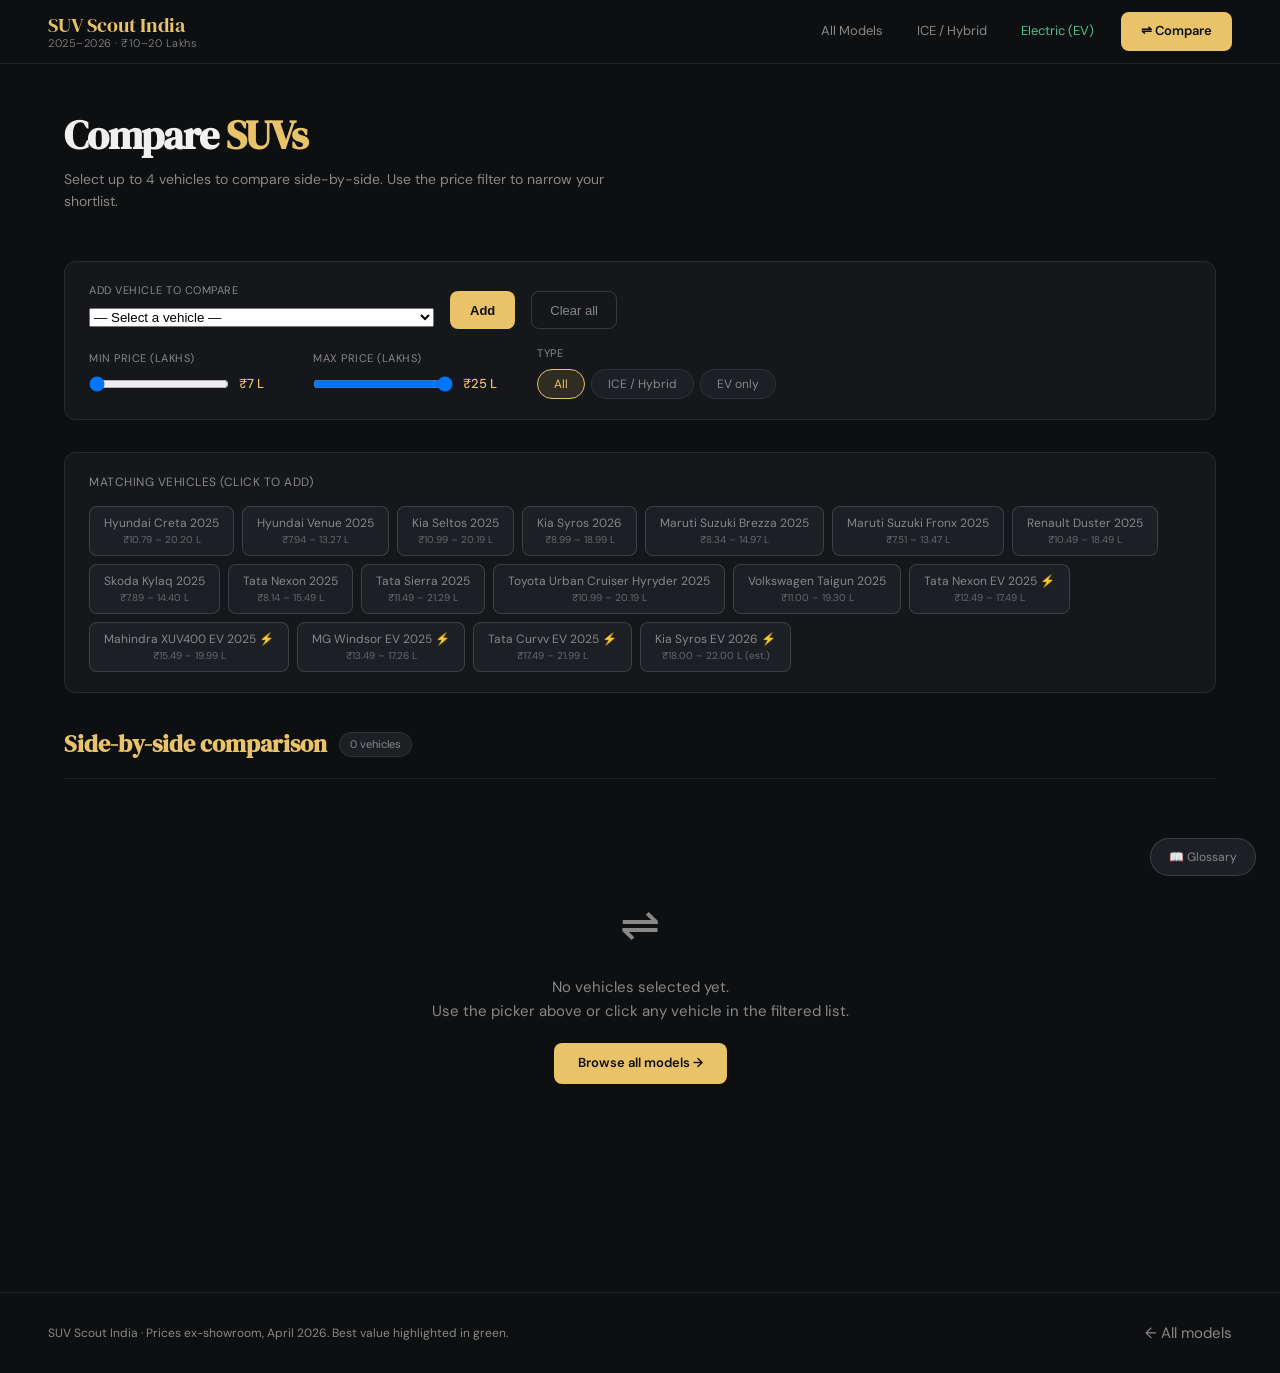
<file: compare.html>
<!DOCTYPE html>
<html lang="en">
<head>
<meta charset="UTF-8">
<meta name="viewport" content="width=device-width, initial-scale=1.0">
<title>Compare SUVs | SUV Scout India</title>
<link rel="stylesheet" href="styles.css">
</head>
<body class="compare-page">

<nav>
  <a class="nav-logo" href="index.html">SUV Scout India<small>2025–2026 · ₹10–20 Lakhs</small></a>
  <div class="nav-links">
    <a class="nav-link" href="index.html">All Models</a>
    <a class="nav-link" href="ice.html">ICE / Hybrid</a>
    <a class="nav-link ev" href="ev.html">Electric (EV)</a>
    <a class="nav-compare-btn active" href="compare.html">⇌ Compare</a>
  </div>
</nav>

<main class="page-wrap">
  <div class="page-hero">
    <h1>Compare <span>SUVs</span></h1>
    <p>Select up to 4 vehicles to compare side-by-side. Use the price filter to narrow your shortlist.</p>
  </div>

  <!-- Add vehicle + price filter toolbar -->
  <div style="background:var(--bg2);border:1px solid var(--border);border-radius:var(--radius);padding:20px 24px;margin-bottom:32px">
    <div style="display:flex;gap:16px;flex-wrap:wrap;align-items:flex-end;margin-bottom:16px">
      <div>
        <label style="font-size:11px;color:var(--muted);display:block;margin-bottom:6px;text-transform:uppercase;letter-spacing:0.5px">Add vehicle to compare</label>
        <select id="car-picker" style="min-width:280px">
          <option value="">— Select a vehicle —</option>
        </select>
      </div>
      <button onclick="addFromPicker()" style="background:var(--accent);color:#0e0f11;border:none;padding:10px 20px;border-radius:var(--radius-sm);font-size:13px;font-weight:600;cursor:pointer;height:38px">Add</button>
      <button onclick="clearAll()" style="background:none;border:1px solid var(--border2);color:var(--muted);padding:9px 18px;border-radius:var(--radius-sm);font-size:13px;cursor:pointer;height:38px">Clear all</button>
    </div>

    <!-- Price filter -->
    <div style="display:flex;gap:24px;flex-wrap:wrap;align-items:center">
      <div>
        <label style="font-size:11px;color:var(--muted);display:block;margin-bottom:6px;text-transform:uppercase;letter-spacing:0.5px">Min price (lakhs)</label>
        <div style="display:flex;align-items:center;gap:10px">
          <input type="range" id="price-min" min="7" max="22" step="0.5" value="7" oninput="applyPriceFilter()" style="width:140px">
          <span id="price-min-val" style="font-size:13px;color:var(--accent);font-weight:500;min-width:50px">₹7 L</span>
        </div>
      </div>
      <div>
        <label style="font-size:11px;color:var(--muted);display:block;margin-bottom:6px;text-transform:uppercase;letter-spacing:0.5px">Max price (lakhs)</label>
        <div style="display:flex;align-items:center;gap:10px">
          <input type="range" id="price-max" min="7" max="25" step="0.5" value="25" oninput="applyPriceFilter()" style="width:140px">
          <span id="price-max-val" style="font-size:13px;color:var(--accent);font-weight:500;min-width:50px">₹25 L</span>
        </div>
      </div>
      <div>
        <label style="font-size:11px;color:var(--muted);display:block;margin-bottom:6px;text-transform:uppercase;letter-spacing:0.5px">Type</label>
        <div style="display:flex;gap:6px">
          <button class="filter-btn active" id="ft-all" onclick="setFuelFilter('all',this)">All</button>
          <button class="filter-btn" id="ft-ice" onclick="setFuelFilter('ice',this)">ICE / Hybrid</button>
          <button class="filter-btn" id="ft-ev" onclick="setFuelFilter('ev',this)">EV only</button>
        </div>
      </div>
    </div>
  </div>

  <!-- Filtered vehicle list for adding -->
  <div id="filtered-list" style="display:none;background:var(--bg2);border:1px solid var(--border);border-radius:var(--radius);padding:20px 24px;margin-bottom:32px">
    <div style="font-size:12px;color:var(--muted);margin-bottom:14px;text-transform:uppercase;letter-spacing:0.5px">Matching vehicles (click to add)</div>
    <div id="filtered-cards" style="display:flex;flex-wrap:wrap;gap:8px"></div>
  </div>

  <!-- Comparison table -->
  <div class="section-hd">
    <h2>Side-by-side comparison</h2>
    <span class="badge" id="cmp-badge">0 vehicles</span>
  </div>

  <div id="compare-area">
    <div class="empty-compare">
      <div class="icon">⇌</div>
      <p>No vehicles selected yet.<br>Use the picker above or browse from the list pages.</p>
      <a class="go-browse" href="index.html">Browse all models →</a>
    </div>
  </div>
</main>

<div class="glossary-btn-wrap">
  <button class="glossary-btn" onclick="document.getElementById('gl-modal').classList.add('open')">📖 Glossary</button>
</div>
<div class="glossary-modal" id="gl-modal" onclick="if(event.target===this)this.classList.remove('open')">
  <div class="glossary-inner">
    <h3>Jargon Explained <button class="gl-close" onclick="document.getElementById('gl-modal').classList.remove('open')">✕</button></h3>
    <div id="gl-content"></div>
  </div>
</div>

<footer>
  <p>SUV Scout India · Prices ex-showroom, April 2026. Best value highlighted in green.</p>
  <a href="index.html">← All models</a>
</footer>

<script src="data.js"></script>
<script>
const ALL_CARS = [...ICE_CARS, ...EV_CARS];
let compareCars = [];
let fuelFilter = 'all';

function priceNum(str) {
  const m = String(str).match(/[\d.]+/);
  return m ? parseFloat(m[0]) : 999;
}

// Populate picker
function populatePicker(cars) {
  const pk = document.getElementById('car-picker');
  pk.innerHTML = '<option value="">— Select a vehicle —</option>';
  cars.forEach(c => {
    const opt = document.createElement('option');
    opt.value = c.id;
    opt.textContent = `${c.brand} ${c.name} ${c.year} (${c.priceRange})`;
    pk.appendChild(opt);
  });
}

function getFilteredCars() {
  const minP = parseFloat(document.getElementById('price-min').value);
  const maxP = parseFloat(document.getElementById('price-max').value);
  return ALL_CARS.filter(c => {
    const p = priceNum(c.priceRange);
    const inRange = p >= minP && p <= maxP;
    const matchFuel = fuelFilter === 'all' ||
      (fuelFilter === 'ev' && c.fuel.includes('electric')) ||
      (fuelFilter === 'ice' && !c.fuel.includes('electric'));
    return inRange && matchFuel;
  });
}

function applyPriceFilter() {
  const minP = parseFloat(document.getElementById('price-min').value);
  const maxP = parseFloat(document.getElementById('price-max').value);
  document.getElementById('price-min-val').textContent = `₹${minP} L`;
  document.getElementById('price-max-val').textContent = `₹${maxP} L`;
  const filtered = getFilteredCars();
  populatePicker(filtered);
  renderFilteredCards(filtered);
}

function setFuelFilter(type, btn) {
  fuelFilter = type;
  document.querySelectorAll('.filter-btn').forEach(b => b.classList.remove('active'));
  btn.classList.add('active');
  applyPriceFilter();
}

function renderFilteredCards(cars) {
  const wrap = document.getElementById('filtered-list');
  const cont = document.getElementById('filtered-cards');
  if (!cars.length) { wrap.style.display = 'none'; return; }
  wrap.style.display = 'block';
  cont.innerHTML = cars.map(c => {
    const already = compareCars.some(x => x.id === c.id);
    const isEV = c.fuel.includes('electric');
    return `<button onclick="addCar('${c.id}')" style="
      padding:8px 14px;border-radius:var(--radius-sm);font-size:12px;cursor:pointer;
      font-family:'DM Sans',sans-serif;
      background:${already ? (isEV ? 'var(--ev-dim)' : 'var(--accent-dim)') : 'var(--bg3)'};
      border:1px solid ${already ? (isEV ? 'var(--ev)' : 'var(--accent)') : 'var(--border2)'};
      color:${already ? (isEV ? 'var(--ev)' : 'var(--accent)') : 'var(--muted)'};
    ">${c.brand} ${c.name} ${c.year}${isEV?' ⚡':''}<br><small style="opacity:0.7">${c.priceRange}</small></button>`;
  }).join('');
}

function addFromPicker() {
  const pk = document.getElementById('car-picker');
  if (pk.value) addCar(pk.value);
}

function addCar(id) {
  if (compareCars.some(c => c.id === id)) return;
  if (compareCars.length >= 4) { alert('Maximum 4 vehicles for comparison.'); return; }
  const car = ALL_CARS.find(c => c.id === id);
  if (car) { compareCars.push(car); renderTable(); applyPriceFilter(); }
}

function removeCar(id) {
  compareCars = compareCars.filter(c => c.id !== id);
  renderTable();
  applyPriceFilter();
}

function clearAll() {
  compareCars = [];
  renderTable();
  applyPriceFilter();
}

function renderTable() {
  const area = document.getElementById('compare-area');
  document.getElementById('cmp-badge').textContent = compareCars.length + ' vehicles';

  if (!compareCars.length) {
    area.innerHTML = `
      <div class="empty-compare">
        <div class="icon">⇌</div>
        <p>No vehicles selected yet.<br>Use the picker above or click any vehicle in the filtered list.</p>
        <a class="go-browse" href="index.html">Browse all models →</a>
      </div>`;
    return;
  }

  const rows = [
    { label: 'Brand', fn: c => c.brand },
    { label: 'Model', fn: c => `<a href="vehicle-${c.id}.html" style="color:var(--accent);text-decoration:none">${c.name} ${c.year} ↗</a>` },
    { label: 'Type', fn: c => c.fuel.includes('electric') ? '<span style="color:var(--ev)">Electric EV</span>' : 'ICE / Hybrid' },
    { label: 'Price range', fn: c => `<strong style="color:var(--accent)">${c.priceRange}</strong>` },
    { label: 'Base variant', fn: c => c.variants[0].name },
    { label: 'Base price', fn: c => c.variants[0].price, best: 'min' },
    { label: 'Top variant', fn: c => c.variants[c.variants.length-1].name },
    { label: 'Top price', fn: c => c.variants[c.variants.length-1].price },
    { label: 'Engine / Motor', fn: c => c.fuel.includes('electric') ? c.variants[0].specs.Motor : c.variants[0].specs.Engine },
    { label: 'Mileage / Range', fn: c => c.fuel.includes('electric') ? c.variants[0].specs.Range : c.variants[0].specs.Mileage, best: 'max' },
    { label: 'Boot space', fn: c => c.variants[0].specs['Boot Space'], best: 'max' },
    { label: 'Ground clearance', fn: c => c.fuel.includes('electric') ? '—' : (c.variants[0].specs['Ground Clearance'] || '—'), best: 'max' },
    { label: 'Airbags (base)', fn: c => c.variants[0].specs.Airbags, best: 'max' },
    { label: 'Touchscreen', fn: c => c.variants[0].specs.Touchscreen },
    { label: 'Warranty', fn: c => c.variants[0].specs.Warranty },
    { label: 'Colors', fn: c => c.colors.map(col=>`<span style="display:inline-block;width:14px;height:14px;border-radius:50%;background:${col.hex};border:1px solid rgba(255,255,255,0.2);margin-right:3px;vertical-align:middle" title="${col.name}"></span>`).join('') },
  ];

  function extractNum(str) {
    const m = String(str || '').match(/[\d.]+/);
    return m ? parseFloat(m[0]) : null;
  }

  const thead = `<tr>
    <th>Feature</th>
    ${compareCars.map(c => `<th>${c.brand} ${c.name} ${c.year}
      <button class="remove-col-btn" onclick="removeCar('${c.id}')" title="Remove">✕</button>
    </th>`).join('')}
  </tr>`;

  const tbody = rows.map(row => {
    const vals = compareCars.map(c => row.fn(c));
    let bestIdx = -1;
    if (row.best) {
      const nums = vals.map(v => extractNum(v));
      if (nums.some(n => n !== null)) {
        bestIdx = row.best === 'max'
          ? nums.indexOf(Math.max(...nums.filter(n => n !== null)))
          : nums.indexOf(Math.min(...nums.filter(n => n !== null)));
      }
    }
    return `<tr>
      <td>${row.label}</td>
      ${vals.map((v,i) => `<td${i===bestIdx?' class="cmp-best"':''}>${v}</td>`).join('')}
    </tr>`;
  }).join('');

  area.innerHTML = `
    <div class="compare-table-outer">
      <table class="cmp-table">
        <thead>${thead}</thead>
        <tbody>${tbody}</tbody>
      </table>
    </div>
    <p style="font-size:11px;color:var(--muted);margin-top:8px">
      <span style="color:var(--ev);font-weight:600">Green values</span> indicate the best figure in each row. Mileage/range and boot space: higher is better. Base price: lower is better.
    </p>`;
}

// Init from URL params
const urlIds = new URLSearchParams(location.search).get('ids');
if (urlIds) {
  urlIds.split(',').forEach(id => {
    const car = ALL_CARS.find(c => c.id === id.trim());
    if (car && compareCars.length < 4) compareCars.push(car);
  });
}

populatePicker(ALL_CARS);
renderTable();
document.getElementById('gl-content').innerHTML = renderGlossary();
applyPriceFilter();
</script>
</body>
</html>
</file>
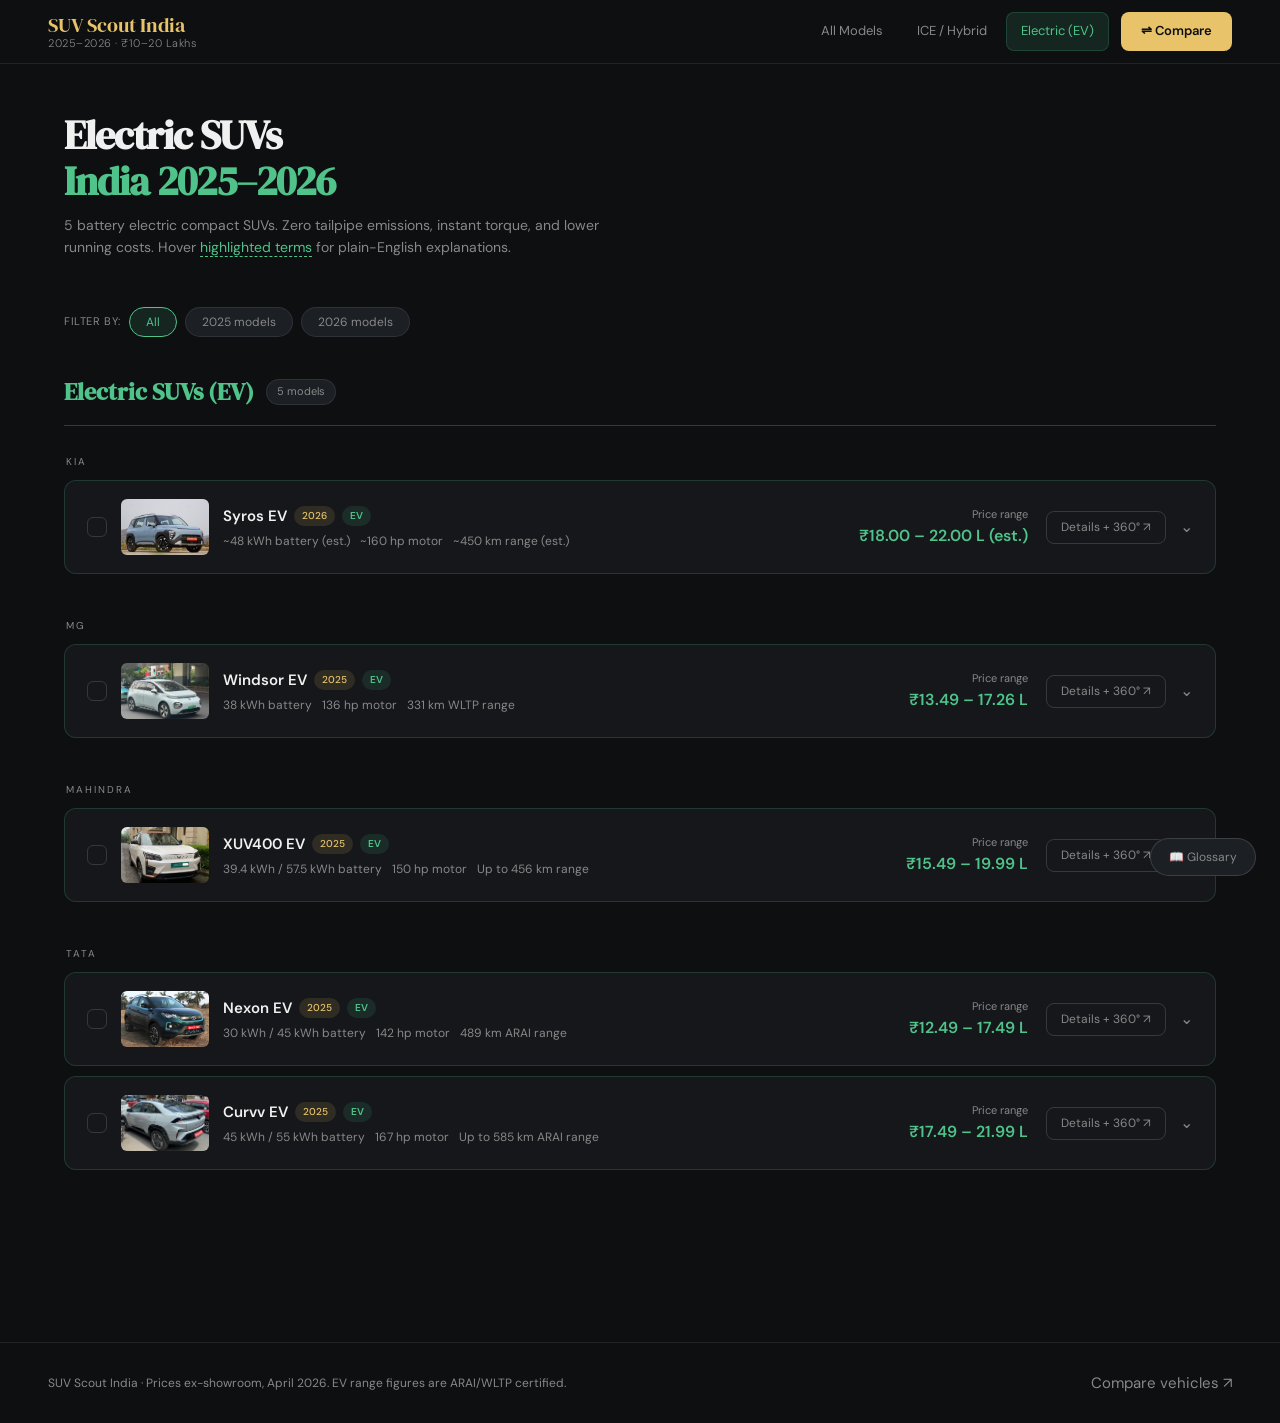
<file: ev.html>
<!DOCTYPE html>
<html lang="en">
<head>
<meta charset="UTF-8">
<meta name="viewport" content="width=device-width, initial-scale=1.0">
<title>Electric SUVs India 2025–2026 | SUV Scout</title>
<link rel="stylesheet" href="styles.css">
</head>
<body class="ev-page">

<nav>
  <a class="nav-logo" href="index.html">SUV Scout India<small>2025–2026 · ₹10–20 Lakhs</small></a>
  <div class="nav-links">
    <a class="nav-link" href="index.html">All Models</a>
    <a class="nav-link" href="ice.html">ICE / Hybrid</a>
    <a class="nav-link ev active" href="ev.html">Electric (EV)</a>
    <a class="nav-compare-btn" href="compare.html">⇌ Compare</a>
  </div>
</nav>

<main class="page-wrap">
  <div class="page-hero">
    <h1>Electric SUVs<br><span class="ev">India 2025–2026</span></h1>
    <p>5 battery electric compact SUVs. Zero tailpipe emissions, instant torque, and lower running costs. Hover <span style="border-bottom:1px dashed var(--ev);color:var(--ev)">highlighted terms</span> for plain-English explanations.</p>
  </div>

  <div class="filter-bar ev-page">
    <span class="filter-label">Filter by:</span>
    <button class="filter-btn active" onclick="applyFilter('all',this)">All</button>
    <button class="filter-btn" onclick="applyFilter('2025',this)">2025 models</button>
    <button class="filter-btn" onclick="applyFilter('2026',this)">2026 models</button>
  </div>

  <div class="section-hd" style="border-bottom-color:rgba(79,195,138,0.3)">
    <h2 style="color:var(--ev)">Electric SUVs (EV)</h2>
    <span class="badge" id="count-badge"></span>
  </div>

  <div id="ev-list"></div>
</main>

<div class="compare-sticky" id="compare-bar">
  <span class="cmp-label" id="cmp-n"></span>
  <button class="cmp-clear" onclick="clearSel()">Clear</button>
  <a class="cmp-go" onclick="goCompare()">Compare ↗</a>
</div>

<div class="glossary-btn-wrap">
  <button class="glossary-btn" onclick="document.getElementById('gl-modal').classList.add('open')">📖 Glossary</button>
</div>
<div class="glossary-modal" id="gl-modal" onclick="if(event.target===this)this.classList.remove('open')">
  <div class="glossary-inner">
    <h3>EV Jargon Explained <button class="gl-close" onclick="document.getElementById('gl-modal').classList.remove('open')">✕</button></h3>
    <div id="gl-content"></div>
  </div>
</div>

<footer>
  <p>SUV Scout India · Prices ex-showroom, April 2026. EV range figures are ARAI/WLTP certified.</p>
  <a href="compare.html">Compare vehicles ↗</a>
</footer>

<script src="data.js"></script>
<script>
function buildBrandGroups(cars, containerId) {
  const brands = [...new Set(cars.map(c => c.brand))].sort();
  const container = document.getElementById(containerId);
  container.innerHTML = '';
  brands.forEach(brand => {
    const grp = document.createElement('div');
    grp.className = 'brand-group';
    grp.dataset.linkprefix = '';
    grp.innerHTML = `<div class="brand-label">${brand}</div>` +
      cars.filter(c => c.brand === brand).map(c => _carCard(c, '')).join('');
    container.appendChild(grp);
  });
}

buildBrandGroups(EV_CARS, 'ev-list');
document.getElementById('count-badge').textContent = EV_CARS.length + ' models';
document.getElementById('gl-content').innerHTML = renderGlossary();

function applyFilter(type, btn) {
  document.querySelectorAll('.filter-btn').forEach(b => b.classList.remove('active'));
  btn.classList.add('active');
  document.querySelectorAll('.car-card').forEach(card => {
    if (type === 'all') card.style.display = '';
    else card.style.display = card.dataset.year === type ? '' : 'none';
  });
}
</script>
</body>
</html>
</file>
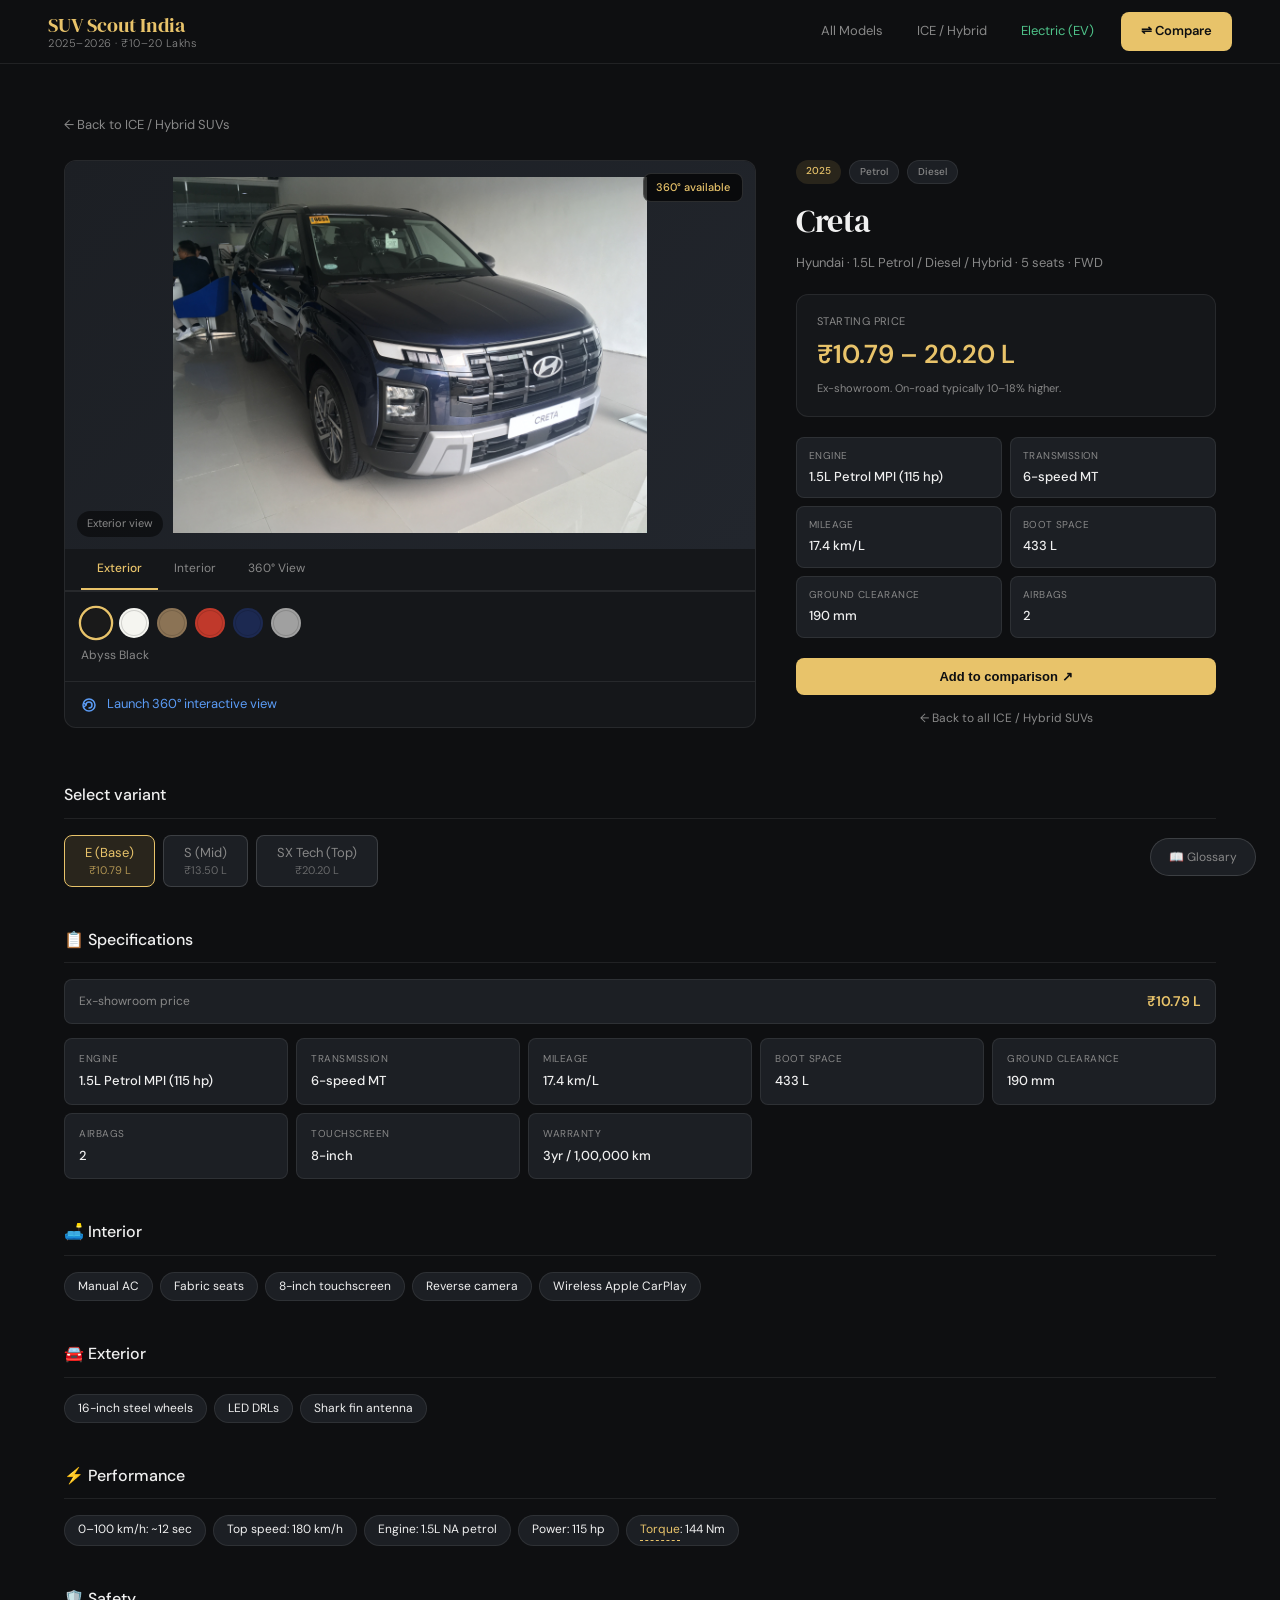
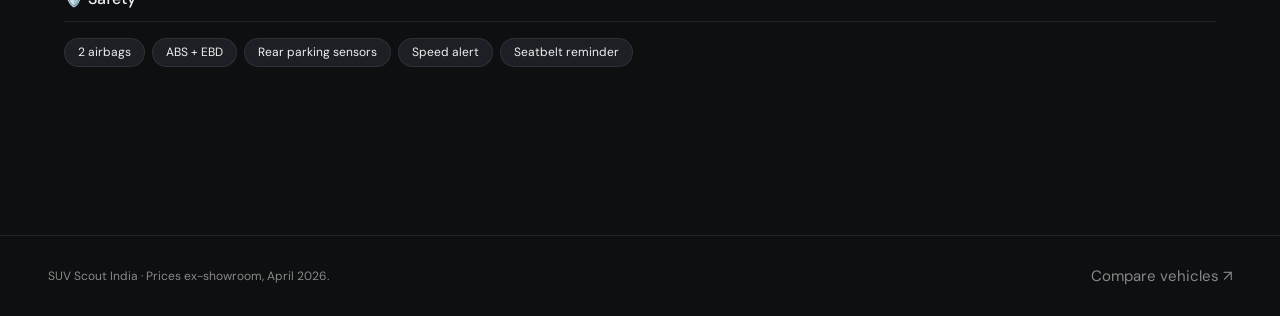
<file: vehicle-hyundai-creta-2025.html>
<!DOCTYPE html>
<html lang="en">
<head>
<meta charset="UTF-8">
<meta name="viewport" content="width=device-width, initial-scale=1.0">
<title>Vehicle Detail | SUV Scout India</title>
<link rel="stylesheet" href="styles.css">
<style>
.gallery-main {
  width: 100%;
  aspect-ratio: 16/9;
  background: linear-gradient(135deg, var(--bg3) 0%, var(--bg4) 100%);
  display: flex;
  align-items: center;
  justify-content: center;
  position: relative;
  overflow: hidden;
}
.car-silhouette {
  width: 70%;
  height: auto;
  transition: filter 0.4s;
}
.view-label {
  position: absolute;
  bottom: 12px;
  left: 12px;
  font-size: 11px;
  color: var(--muted);
  background: rgba(0,0,0,0.5);
  padding: 4px 10px;
  border-radius: 20px;
}
.view-tabs {
  display: flex;
  border-bottom: 1px solid var(--border);
  padding: 0 16px;
}
.view-tab {
  padding: 10px 16px;
  font-size: 12px;
  color: var(--muted);
  cursor: pointer;
  border-bottom: 2px solid transparent;
  transition: all 0.15s;
  white-space: nowrap;
}
.view-tab.active { color: var(--accent); border-bottom-color: var(--accent); font-weight: 500; }
.color-section { padding: 16px; border-top: 1px solid var(--border); }
.color-row { display: flex; gap: 8px; flex-wrap: wrap; align-items: center; }
.color-dot {
  width: 30px;
  height: 30px;
  border-radius: 50%;
  border: 2px solid transparent;
  cursor: pointer;
  transition: all 0.15s;
  box-shadow: inset 0 0 0 1px rgba(0,0,0,0.15);
}
.color-dot.active { border-color: var(--accent); transform: scale(1.15); }
.color-dot-label {
  font-size: 12px;
  color: var(--muted);
  margin-top: 8px;
}
.view-360-strip {
  padding: 12px 16px;
  border-top: 1px solid var(--border);
  display: flex;
  align-items: center;
  gap: 10px;
  color: var(--info);
  font-size: 13px;
  cursor: pointer;
  transition: background 0.15s;
}
.view-360-strip:hover { background: var(--bg3); }
.rotation-viewer {
  display: none;
  padding: 20px 16px;
  border-top: 1px solid var(--border);
  text-align: center;
}
.rotation-viewer.open { display: block; }
.rotation-track {
  position: relative;
  height: 160px;
  background: var(--bg3);
  border-radius: var(--radius-sm);
  display: flex;
  align-items: center;
  justify-content: center;
  margin-bottom: 12px;
  overflow: hidden;
  cursor: grab;
  user-select: none;
}
.rotation-track:active { cursor: grabbing; }
.rotation-angle-label {
  position: absolute;
  top: 10px;
  right: 12px;
  font-size: 11px;
  color: var(--muted);
}
.rot-car {
  font-size: 72px;
  transition: transform 0.1s;
  pointer-events: none;
}
.rotation-hint { font-size: 11px; color: var(--muted); }
.range-bar-wrap { margin: 6px 0; }
.range-label { font-size: 11px; color: var(--muted); margin-bottom: 4px; display: flex; justify-content: space-between; }
.range-bar { height: 6px; background: var(--bg3); border-radius: 3px; overflow: hidden; }
.range-fill { height: 100%; border-radius: 3px; background: var(--ev); }

.full-spec-section { margin-bottom: 40px; }
.full-spec-section h3 {
  font-size: 16px;
  font-weight: 500;
  margin-bottom: 16px;
  padding-bottom: 10px;
  border-bottom: 1px solid var(--border);
  display: flex;
  align-items: center;
  gap: 8px;
}
.variant-selector-row {
  display: flex;
  gap: 8px;
  margin-bottom: 32px;
  flex-wrap: wrap;
}
.vs-btn {
  padding: 8px 20px;
  border-radius: var(--radius-sm);
  border: 1px solid var(--border2);
  background: var(--bg3);
  color: var(--muted);
  font-size: 13px;
  cursor: pointer;
  font-family: 'DM Sans', sans-serif;
  transition: all 0.15s;
}
.vs-btn.active { border-color: var(--accent); color: var(--accent); background: var(--accent-dim); }
.ev-detail .vs-btn.active { border-color: var(--ev); color: var(--ev); background: var(--ev-dim); }
</style>
</head>
<body>

<nav>
  <a class="nav-logo" href="index.html">SUV Scout India<small>2025–2026 · ₹10–20 Lakhs</small></a>
  <div class="nav-links">
    <a class="nav-link" href="index.html">All Models</a>
    <a class="nav-link" href="ice.html">ICE / Hybrid</a>
    <a class="nav-link ev" href="ev.html">Electric (EV)</a>
    <a class="nav-compare-btn" href="compare.html">⇌ Compare</a>
  </div>
</nav>

<main class="page-wrap" id="detail-root">
  <!-- Rendered by JS below -->
</main>

<div class="glossary-btn-wrap">
  <button class="glossary-btn" onclick="document.getElementById('gl-modal').classList.add('open')">📖 Glossary</button>
</div>
<div class="glossary-modal" id="gl-modal" onclick="if(event.target===this)this.classList.remove('open')">
  <div class="glossary-inner">
    <h3>Jargon Explained <button class="gl-close" onclick="document.getElementById('gl-modal').classList.remove('open')">✕</button></h3>
    <div id="gl-content"></div>
  </div>
</div>

<footer>
  <p>SUV Scout India · Prices ex-showroom, April 2026.</p>
  <a href="compare.html">Compare vehicles ↗</a>
</footer>

<script src="data.js"></script>
<script>
// Read car ID from URL: vehicle-{id}.html
const pageId = location.pathname.split('/').pop().replace('vehicle-','').replace('.html','');
const allCars = [...ICE_CARS, ...EV_CARS];
const car = allCars.find(c => c.id === pageId);

if (!car) {
  document.getElementById('detail-root').innerHTML = `
    <div style="text-align:center;padding:80px 20px;color:var(--muted)">
      <p style="font-size:48px;margin-bottom:12px">🚗</p>
      <p>Vehicle not found.</p>
      <a href="index.html" style="color:var(--accent)">← Back to all models</a>
    </div>`;
} else {
  const isEV = car.fuel.includes('electric');
  let curVariant = 0;
  let curColor = 0;
  let curView = 'exterior';
  let rotAngle = 0;

  function priceNum(str) {
    const m = str.match(/[\d.]+/);
    return m ? parseFloat(m[0]) : 0;
  }

  function renderDetail() {
    const v = car.variants[curVariant];
    const col = car.colors[curColor];
    document.title = `${car.brand} ${car.name} ${car.year} | SUV Scout India`;
    if (isEV) document.body.classList.add('ev-detail');

    const backHref = isEV ? 'ev.html' : 'ice.html';
    const backLabel = isEV ? '← Back to EV SUVs' : '← Back to ICE / Hybrid SUVs';

    const specEntries = Object.entries(v.specs);

    // Range bar for EV
    let rangeBar = '';
    if (isEV && v.specs.Range) {
      const km = parseInt(v.specs.Range) || 0;
      const pct = Math.min(100, Math.round(km / 600 * 100));
      rangeBar = `
        <div class="range-bar-wrap">
          <div class="range-label"><span>Certified range</span><span style="color:var(--ev);font-weight:500">${v.specs.Range}</span></div>
          <div class="range-bar"><div class="range-fill" style="width:${pct}%"></div></div>
        </div>`;
    }

    const colorDots = car.colors.map((c,i) =>
      `<span class="color-dot${i===curColor?' active':''}" style="background:${c.hex}" title="${c.name}" onclick="pickColor(${i})"></span>`
    ).join('');

    const variantBtns = car.variants.map((vv,i) =>
      `<button class="vs-btn${i===curVariant?' active':''}" onclick="pickVariant(${i})">${vv.name}<br><small style="font-size:11px;opacity:0.7">${vv.price}</small></button>`
    ).join('');

    // Car emoji for 360 view
    const carEmojis = ['🚗','🚙','🏎️','🚕'];
    const carEmoji = isEV ? '🔋' : '🚙';
    // Use a colored div as stand-in for real image
    const colorStyle = `filter: hue-rotate(${curColor * 60}deg) saturate(${isEV ? 1.4 : 1.2})`;

    document.getElementById('detail-root').innerHTML = `
      <a class="back-link" href="${backHref}">← Back to ${isEV ? 'EV' : 'ICE / Hybrid'} SUVs</a>

      <div class="vehicle-hero">
        <!-- Gallery -->
        <div class="vehicle-gallery">
          <div class="gallery-main" id="gallery-main">
            ${car.image
              ? `<img src="${car.image}" alt="${car.brand} ${car.name} ${car.year}" id="car-img" style="width:100%;height:100%;object-fit:contain;padding:16px" onerror="this.style.display='none';document.getElementById('car-emoji-fb').style.display='flex'">`
              : ''}
            <div id="car-emoji-fb" style="display:${car.image ? 'none' : 'flex'};align-items:center;justify-content:center;flex-direction:column;height:100%">
              <div style="font-size:96px;${colorStyle};transition:filter 0.4s" id="car-emoji">🚙</div>
              <div style="font-size:12px;color:var(--muted);margin-top:8px">${col.name}</div>
            </div>
            <div class="view-label" id="view-label">${curView === 'exterior' ? 'Exterior view' : curView === 'interior' ? 'Interior view' : '360° view'}</div>
            ${isEV ? '<div class="view-360-badge" style="color:var(--ev)">⚡ Electric</div>' : '<div class="view-360-badge">360° available</div>'}
          </div>

          <div class="view-tabs">
            <div class="view-tab${curView==='exterior'?' active':''}" onclick="switchView('exterior')">Exterior</div>
            <div class="view-tab${curView==='interior'?' active':''}" onclick="switchView('interior')">Interior</div>
            <div class="view-tab${curView==='360'?' active':''}" onclick="switchView('360')">360° View</div>
          </div>

          <div class="color-section">
            <div class="color-row">${colorDots}</div>
            <div class="color-dot-label" id="color-label">${col.name}</div>
          </div>

          <div class="rotation-viewer${curView==='360'?' open':''}" id="rot-viewer">
            <div class="rotation-track" id="rot-track"
              onmousedown="startDrag(event)" ontouchstart="startDragTouch(event)">
              <div class="rot-car" id="rot-car" style="${colorStyle}">🚙</div>
              <div class="rotation-angle-label" id="rot-angle">0°</div>
            </div>
            <div class="rotation-hint">← Drag left/right to rotate →</div>
          </div>

          <div class="view-360-strip" onclick="switchView('360')">
            <svg width="16" height="16" viewBox="0 0 16 16" fill="none"><circle cx="8" cy="8" r="6" stroke="#5b9cf6" stroke-width="1.5"/><path d="M5 8c0-1.7 1.3-3 3-3s3 1.3 3 3-1.3 3-3 3" stroke="#5b9cf6" stroke-width="1.5" stroke-linecap="round"/><path d="M5 8l-1.5-1.5M5 8l-1.5 1.5" stroke="#5b9cf6" stroke-width="1.5" stroke-linecap="round"/></svg>
            Launch 360° interactive view
          </div>
        </div>

        <!-- Info panel -->
        <div class="vehicle-info-panel">
          <div class="veh-badge-row">
            <span class="veh-badge year">${car.year}</span>
            ${isEV ? '<span class="veh-badge ev">Electric</span>' : ''}
            ${car.fuel.map(f => `<span class="veh-badge fuel">${f.charAt(0).toUpperCase()+f.slice(1)}</span>`).join('')}
          </div>
          <div class="veh-title">${car.name}</div>
          <div class="veh-brand">${car.brand} · ${car.meta.join(' · ')}</div>

          <div class="price-card">
            <div class="range-lbl">Starting price</div>
            <div class="range-val${isEV?' ev':''}">${car.priceRange}</div>
            <div class="note">Ex-showroom. On-road typically 10–18% higher.</div>
            ${rangeBar}
          </div>

          <div class="quick-specs">
            ${specEntries.slice(0,6).map(([k,val])=>`<div class="qs-item"><div class="qs-k">${k}</div><div class="qs-v">${val}</div></div>`).join('')}
          </div>

          <button onclick="_selected.add('${car.id}');_updateCompareBar();alert('Added to comparison! Go to compare.html to view.')" style="width:100%;padding:11px;background:var(--${isEV?'ev':'accent'});color:#0e0f11;border:none;border-radius:var(--radius-sm);font-size:13px;font-weight:600;cursor:pointer;margin-bottom:8px">
            Add to comparison ↗
          </button>
          <a href="${isEV?'ev.html':'ice.html'}" style="display:block;text-align:center;font-size:12px;color:var(--muted);text-decoration:none;padding:6px">← Back to all ${isEV?'EV':'ICE / Hybrid'} SUVs</a>
        </div>
      </div>

      <!-- Variant selector -->
      <div class="full-spec-section">
        <h3>Select variant</h3>
        <div class="variant-selector-row">${variantBtns}</div>
      </div>

      <!-- Full specs by section -->
      ${renderFullSpecs(v, isEV)}
    `;

    setupDrag();
  }

  function renderFullSpecs(v, isEV) {
    const sections = [
      { title: '📋 Specifications', key: 'specs', type: 'grid' },
      { title: '🛋️ Interior', key: 'interior', type: 'tags' },
      { title: '🚘 Exterior', key: 'exterior', type: 'tags' },
      { title: '⚡ Performance', key: 'performance', type: 'tags' },
      { title: '🛡️ Safety', key: 'safety', type: 'tags' },
    ];
    return sections.map(s => {
      let content = '';
      if (s.type === 'grid') {
        content = `<div class="price-line"><span class="pl">Ex-showroom price</span><span class="pv${isEV?' ev':''}">${v.price}</span></div>
          <div class="spec-grid">${Object.entries(v.specs).map(([k,val])=>`<div class="spec-item"><div class="spec-k">${k}</div><div class="spec-v">${highlightJargon(String(val),isEV)}</div></div>`).join('')}</div>`;
      } else {
        const items = v[s.key] || [];
        content = `<div class="feature-list">${items.map(f=>`<span class="f-tag">${highlightJargon(f,isEV)}</span>`).join('')}</div>`;
      }
      return `<div class="full-spec-section"><h3>${s.title}</h3>${content}</div>`;
    }).join('');
  }

  function pickColor(idx) {
    curColor = idx;
    const col = car.colors[idx];
    document.querySelectorAll('.color-dot').forEach((d,i) => d.classList.toggle('active', i===idx));
    document.getElementById('color-label').textContent = col.name;
    const f = `hue-rotate(${idx*60}deg) saturate(1.3)`;
    const rotCar = document.getElementById('rot-car');
    if (rotCar) rotCar.style.filter = f;
    if (!car.image) {
      const em = document.getElementById('car-emoji');
      if (em) em.style.filter = f;
    }
  }

  function pickVariant(idx) {
    curVariant = idx;
    renderDetail();
  }

  function switchView(view) {
    curView = view;
    const tabs = document.querySelectorAll('.view-tab');
    tabs.forEach((t,i) => t.classList.toggle('active', ['exterior','interior','360'][i] === view));
    const rv = document.getElementById('rot-viewer');
    if (rv) rv.classList.toggle('open', view === '360');
    const lbl = document.getElementById('view-label');
    if (lbl) lbl.textContent = view === 'exterior' ? 'Exterior view' : view === 'interior' ? 'Interior view' : '360° interactive';
  }

  // 360 drag
  let isDragging = false, dragStartX = 0, startAngle = 0;
  function setupDrag() {
    const track = document.getElementById('rot-track');
    if (!track) return;
    document.addEventListener('mousemove', onDrag);
    document.addEventListener('mouseup', () => isDragging = false);
    document.addEventListener('touchmove', onDragTouch, { passive: false });
    document.addEventListener('touchend', () => isDragging = false);
  }
  window.startDrag = function(e) { isDragging = true; dragStartX = e.clientX; startAngle = rotAngle; };
  window.startDragTouch = function(e) { isDragging = true; dragStartX = e.touches[0].clientX; startAngle = rotAngle; };
  function onDrag(e) {
    if (!isDragging) return;
    const delta = e.clientX - dragStartX;
    rotAngle = (startAngle + Math.round(delta / 3)) % 360;
    if (rotAngle < 0) rotAngle += 360;
    updateRotation();
  }
  function onDragTouch(e) {
    if (!isDragging) return;
    e.preventDefault();
    const delta = e.touches[0].clientX - dragStartX;
    rotAngle = (startAngle + Math.round(delta / 3)) % 360;
    if (rotAngle < 0) rotAngle += 360;
    updateRotation();
  }
  function updateRotation() {
    const el = document.getElementById('rot-car');
    const lbl = document.getElementById('rot-angle');
    if (el) el.style.transform = `rotateY(${rotAngle}deg) scaleX(${rotAngle > 90 && rotAngle < 270 ? -1 : 1})`;
    if (lbl) lbl.textContent = rotAngle + '°';
  }

  window.pickColor = pickColor;
  window.pickVariant = pickVariant;
  window.switchView = switchView;

  renderDetail();
}

document.getElementById('gl-content').innerHTML = renderGlossary();
</script>
</body>
</html>
</file>
<file: styles.css>
/* ── SUV Scout India · Shared Styles ── */
@import url('https://fonts.googleapis.com/css2?family=DM+Sans:wght@300;400;500;600&family=DM+Serif+Display&display=swap');

:root {
  --bg: #0e0f11;
  --bg2: #15171a;
  --bg3: #1c1f24;
  --bg4: #22262d;
  --border: rgba(255,255,255,0.08);
  --border2: rgba(255,255,255,0.14);
  --text: #f0f0f0;
  --muted: #888;
  --accent: #e8c36a;
  --accent-dim: rgba(232,195,106,0.12);
  --ev: #4fc38a;
  --ev-dim: rgba(79,195,138,0.12);
  --info: #5b9cf6;
  --radius: 12px;
  --radius-sm: 8px;
}

* { margin: 0; padding: 0; box-sizing: border-box; }

body {
  font-family: 'DM Sans', sans-serif;
  background: var(--bg);
  color: var(--text);
  min-height: 100vh;
  font-size: 15px;
  line-height: 1.6;
}

/* ── NAV ── */
nav {
  border-bottom: 1px solid var(--border);
  padding: 0 48px;
  display: flex;
  align-items: center;
  justify-content: space-between;
  height: 64px;
  position: sticky;
  top: 0;
  background: var(--bg);
  z-index: 100;
}
.nav-logo {
  font-family: 'DM Serif Display', serif;
  font-size: 20px;
  color: var(--accent);
  text-decoration: none;
  display: flex;
  flex-direction: column;
  line-height: 1.2;
}
.nav-logo small {
  font-family: 'DM Sans', sans-serif;
  font-size: 11px;
  font-weight: 300;
  color: var(--muted);
  letter-spacing: 0.5px;
}
.nav-links {
  display: flex;
  gap: 4px;
  align-items: center;
}
.nav-link {
  text-decoration: none;
  color: var(--muted);
  font-size: 13px;
  padding: 8px 14px;
  border-radius: var(--radius-sm);
  transition: all 0.15s;
  border: 1px solid transparent;
}
.nav-link:hover { color: var(--text); background: var(--bg3); }
.nav-link.active { color: var(--accent); border-color: var(--border); background: var(--accent-dim); }
.nav-link.ev { color: var(--ev); }
.nav-link.ev.active { color: var(--ev); border-color: rgba(79,195,138,0.2); background: var(--ev-dim); }
.nav-compare-btn {
  background: var(--accent);
  color: #0e0f11;
  border: none;
  padding: 9px 20px;
  border-radius: var(--radius-sm);
  font-size: 13px;
  font-weight: 600;
  cursor: pointer;
  text-decoration: none;
  margin-left: 8px;
  transition: opacity 0.15s;
}
.nav-compare-btn:hover { opacity: 0.85; }

/* ── PAGE LAYOUT ── */
.page-wrap { max-width: 1200px; margin: 0 auto; padding: 48px 24px; }

.page-hero { margin-bottom: 48px; }
.page-hero h1 {
  font-family: 'DM Serif Display', serif;
  font-size: 40px;
  line-height: 1.15;
  letter-spacing: -1px;
  margin-bottom: 10px;
}
.page-hero h1 span { color: var(--accent); }
.page-hero h1 span.ev { color: var(--ev); }
.page-hero p { color: var(--muted); font-size: 14px; max-width: 540px; }

/* ── SECTION HEADER ── */
.section-hd {
  display: flex;
  align-items: center;
  gap: 12px;
  margin-bottom: 28px;
  padding-bottom: 14px;
  border-bottom: 1px solid var(--border);
}
.section-hd h2 {
  font-family: 'DM Serif Display', serif;
  font-size: 24px;
}
.section-hd .badge {
  font-size: 11px;
  padding: 3px 10px;
  border-radius: 20px;
  border: 1px solid var(--border);
  background: var(--bg3);
  color: var(--muted);
}

/* ── FILTER BAR ── */
.filter-bar {
  display: flex;
  gap: 8px;
  flex-wrap: wrap;
  align-items: center;
  margin-bottom: 36px;
}
.filter-label {
  font-size: 11px;
  color: var(--muted);
  text-transform: uppercase;
  letter-spacing: 0.6px;
}
.filter-btn {
  background: var(--bg3);
  border: 1px solid var(--border);
  color: var(--muted);
  padding: 6px 16px;
  border-radius: 20px;
  font-size: 12px;
  cursor: pointer;
  transition: all 0.15s;
  font-family: 'DM Sans', sans-serif;
}
.filter-btn:hover, .filter-btn.active {
  border-color: var(--accent);
  color: var(--accent);
  background: var(--accent-dim);
}
.ev-page .filter-btn:hover, .ev-page .filter-btn.active {
  border-color: var(--ev);
  color: var(--ev);
  background: var(--ev-dim);
}

/* ── BRAND GROUP ── */
.brand-group { margin-bottom: 44px; }
.brand-label {
  font-size: 10px;
  text-transform: uppercase;
  letter-spacing: 2px;
  color: var(--muted);
  margin-bottom: 10px;
  padding-left: 2px;
}

/* ── CAR CARD ── */
.car-card {
  background: var(--bg2);
  border: 1px solid var(--border);
  border-radius: var(--radius);
  margin-bottom: 10px;
  overflow: hidden;
  transition: border-color 0.2s;
}
.car-card:hover { border-color: var(--border2); }
.car-card.ev-card { border-color: rgba(79,195,138,0.2); }
.car-card.ev-card:hover { border-color: rgba(79,195,138,0.4); }
.car-card.selected { border-color: rgba(232,195,106,0.5); background: rgba(232,195,106,0.04); }
.car-card.ev-card.selected { border-color: rgba(79,195,138,0.6); background: rgba(79,195,138,0.04); }

.car-header {
  padding: 18px 22px;
  display: flex;
  align-items: center;
  gap: 14px;
  cursor: pointer;
  user-select: none;
}
.sel-box {
  width: 20px;
  height: 20px;
  border: 1.5px solid var(--border2);
  border-radius: 6px;
  display: flex;
  align-items: center;
  justify-content: center;
  flex-shrink: 0;
  transition: all 0.15s;
}
.sel-box.on { background: var(--accent); border-color: var(--accent); }
.ev-card .sel-box.on { background: var(--ev); border-color: var(--ev); }
.sel-box svg { display: none; }
.sel-box.on svg { display: block; }

.car-info { flex: 1; min-width: 0; }
.car-name {
  font-size: 15px;
  font-weight: 600;
  margin-bottom: 4px;
  display: flex;
  align-items: center;
  gap: 7px;
  flex-wrap: wrap;
}
.yr-badge {
  font-size: 10px;
  font-weight: 500;
  padding: 2px 8px;
  border-radius: 20px;
  background: var(--accent-dim);
  color: var(--accent);
}
.ev-badge {
  font-size: 10px;
  font-weight: 600;
  padding: 2px 8px;
  border-radius: 20px;
  background: var(--ev-dim);
  color: var(--ev);
}
.car-meta {
  font-size: 12px;
  color: var(--muted);
  display: flex;
  gap: 10px;
  flex-wrap: wrap;
}

.car-price { text-align: right; flex-shrink: 0; }
.car-price .lbl { font-size: 11px; color: var(--muted); }
.car-price .val { font-size: 16px; font-weight: 600; color: var(--accent); }
.ev-card .car-price .val { color: var(--ev); }

.car-links { display: flex; gap: 8px; flex-shrink: 0; margin-left: 4px; }
.detail-link {
  font-size: 12px;
  padding: 6px 14px;
  border-radius: var(--radius-sm);
  border: 1px solid var(--border2);
  color: var(--muted);
  text-decoration: none;
  transition: all 0.15s;
  white-space: nowrap;
}
.detail-link:hover { border-color: var(--accent); color: var(--accent); }
.ev-card .detail-link:hover { border-color: var(--ev); color: var(--ev); }

.expand-icon {
  font-size: 16px;
  color: var(--muted);
  flex-shrink: 0;
  transition: transform 0.25s;
}
.car-card.open .expand-icon { transform: rotate(180deg); }

/* ── CARD DETAILS ── */
.car-details { display: none; border-top: 1px solid var(--border); }
.car-card.open .car-details { display: block; }

.variant-tabs {
  display: flex;
  padding: 0 22px;
  border-bottom: 1px solid var(--border);
  overflow-x: auto;
  gap: 0;
}
.v-tab {
  padding: 11px 18px;
  font-size: 12px;
  color: var(--muted);
  cursor: pointer;
  border-bottom: 2px solid transparent;
  white-space: nowrap;
  transition: all 0.15s;
  margin-bottom: -1px;
}
.v-tab:hover { color: var(--text); }
.v-tab.active { color: var(--accent); border-bottom-color: var(--accent); font-weight: 500; }
.ev-card .v-tab.active { color: var(--ev); border-bottom-color: var(--ev); }

.spec-wrap { padding: 20px 22px; }
.spec-nav {
  display: flex;
  gap: 6px;
  flex-wrap: wrap;
  margin-bottom: 20px;
}
.sn-btn {
  background: var(--bg3);
  border: 1px solid var(--border);
  color: var(--muted);
  padding: 5px 13px;
  border-radius: 20px;
  font-size: 11px;
  cursor: pointer;
  transition: all 0.15s;
  font-family: 'DM Sans', sans-serif;
}
.sn-btn.active, .sn-btn:hover {
  border-color: var(--accent);
  color: var(--accent);
  background: var(--accent-dim);
}
.ev-card .sn-btn.active { border-color: var(--ev); color: var(--ev); background: var(--ev-dim); }

.spec-grid {
  display: grid;
  grid-template-columns: repeat(auto-fill, minmax(200px, 1fr));
  gap: 8px;
}
.spec-item {
  background: var(--bg3);
  border: 1px solid var(--border);
  border-radius: var(--radius-sm);
  padding: 12px 14px;
}
.spec-k {
  font-size: 10px;
  color: var(--muted);
  text-transform: uppercase;
  letter-spacing: 0.5px;
  margin-bottom: 4px;
}
.spec-v { font-size: 13px; font-weight: 500; }

.feature-list { display: flex; flex-wrap: wrap; gap: 7px; }
.f-tag {
  background: var(--bg3);
  border: 1px solid var(--border);
  border-radius: 20px;
  padding: 4px 13px;
  font-size: 12px;
  color: var(--text);
}
.price-line {
  display: flex;
  align-items: center;
  justify-content: space-between;
  padding: 10px 14px;
  background: var(--bg3);
  border-radius: var(--radius-sm);
  border: 1px solid var(--border);
  margin-bottom: 14px;
}
.price-line .pl { font-size: 12px; color: var(--muted); }
.price-line .pv { font-size: 14px; font-weight: 600; color: var(--accent); }
.ev-card .price-line .pv { color: var(--ev); }

/* ── GLOSSARY TOOLTIP ── */
.jargon {
  border-bottom: 1px dashed var(--accent);
  color: var(--accent);
  cursor: help;
  position: relative;
  display: inline-block;
}
.jargon.ev-jargon { border-bottom-color: var(--ev); color: var(--ev); }
.jargon-tip {
  display: none;
  position: absolute;
  bottom: calc(100% + 8px);
  left: 50%;
  transform: translateX(-50%);
  background: var(--bg4);
  border: 1px solid var(--border2);
  border-radius: var(--radius-sm);
  padding: 8px 12px;
  font-size: 12px;
  color: var(--text);
  white-space: nowrap;
  z-index: 50;
  max-width: 220px;
  white-space: normal;
  line-height: 1.5;
  pointer-events: none;
  box-shadow: 0 4px 20px rgba(0,0,0,0.5);
}
.jargon:hover .jargon-tip { display: block; }

/* ── COMPARE BAR ── */
.compare-sticky {
  position: sticky;
  bottom: 0;
  background: var(--bg2);
  border-top: 1px solid var(--border2);
  padding: 12px 48px;
  display: flex;
  align-items: center;
  gap: 12px;
  z-index: 90;
  display: none;
}
.compare-sticky.visible { display: flex; }
.cmp-label { font-size: 13px; color: var(--muted); flex: 1; }
.cmp-label strong { color: var(--accent); }
.cmp-clear { background: none; border: 1px solid var(--border2); color: var(--muted); padding: 8px 16px; border-radius: var(--radius-sm); font-size: 12px; cursor: pointer; }
.cmp-go { background: var(--accent); color: #0e0f11; border: none; padding: 9px 22px; border-radius: var(--radius-sm); font-size: 13px; font-weight: 600; cursor: pointer; text-decoration: none; }

/* ── VEHICLE DETAIL PAGE ── */
.vehicle-hero {
  display: grid;
  grid-template-columns: 1fr 420px;
  gap: 40px;
  margin-bottom: 48px;
  align-items: start;
}
.vehicle-gallery {
  background: var(--bg2);
  border: 1px solid var(--border);
  border-radius: var(--radius);
  overflow: hidden;
}
.main-img-wrap {
  width: 100%;
  aspect-ratio: 16/9;
  background: var(--bg3);
  display: flex;
  align-items: center;
  justify-content: center;
  position: relative;
  overflow: hidden;
}
.main-img-placeholder {
  text-align: center;
  color: var(--muted);
}
.main-img-placeholder .car-icon { font-size: 64px; margin-bottom: 8px; }
.main-img-placeholder p { font-size: 12px; }
.view-360-badge {
  position: absolute;
  top: 12px;
  right: 12px;
  background: rgba(0,0,0,0.7);
  border: 1px solid var(--border2);
  border-radius: var(--radius-sm);
  padding: 5px 12px;
  font-size: 11px;
  color: var(--accent);
  font-weight: 500;
}
.color-thumbs {
  display: flex;
  gap: 8px;
  padding: 14px 16px;
  border-top: 1px solid var(--border);
  flex-wrap: wrap;
}
.color-thumb {
  width: 28px;
  height: 28px;
  border-radius: 50%;
  border: 2px solid transparent;
  cursor: pointer;
  transition: all 0.15s;
}
.color-thumb.active, .color-thumb:hover { border-color: var(--accent); transform: scale(1.1); }
.color-name-label {
  padding: 0 16px 12px;
  font-size: 12px;
  color: var(--muted);
}
.view-360-btn {
  display: flex;
  align-items: center;
  gap: 8px;
  padding: 12px 16px;
  border-top: 1px solid var(--border);
  font-size: 13px;
  color: var(--info);
  cursor: pointer;
  transition: background 0.15s;
}
.view-360-btn:hover { background: var(--bg3); }
.view-360-btn svg { flex-shrink: 0; }

.vehicle-info-panel {
  position: sticky;
  top: 80px;
}
.veh-badge-row {
  display: flex;
  gap: 8px;
  margin-bottom: 12px;
  flex-wrap: wrap;
}
.veh-badge {
  font-size: 10px;
  padding: 3px 10px;
  border-radius: 20px;
  font-weight: 500;
}
.veh-badge.year { background: var(--accent-dim); color: var(--accent); }
.veh-badge.ev { background: var(--ev-dim); color: var(--ev); }
.veh-badge.fuel { background: var(--bg3); color: var(--muted); border: 1px solid var(--border); }
.veh-title {
  font-family: 'DM Serif Display', serif;
  font-size: 32px;
  letter-spacing: -0.5px;
  margin-bottom: 6px;
}
.veh-brand { font-size: 13px; color: var(--muted); margin-bottom: 20px; }
.price-card {
  background: var(--bg2);
  border: 1px solid var(--border);
  border-radius: var(--radius);
  padding: 18px 20px;
  margin-bottom: 20px;
}
.price-card .range-lbl { font-size: 11px; color: var(--muted); margin-bottom: 4px; text-transform: uppercase; letter-spacing: 0.4px; }
.price-card .range-val { font-size: 26px; font-weight: 600; color: var(--accent); }
.price-card .range-val.ev { color: var(--ev); }
.price-card .note { font-size: 11px; color: var(--muted); margin-top: 4px; }

.quick-specs {
  display: grid;
  grid-template-columns: 1fr 1fr;
  gap: 8px;
  margin-bottom: 20px;
}
.qs-item { background: var(--bg3); border: 1px solid var(--border); border-radius: var(--radius-sm); padding: 10px 12px; }
.qs-k { font-size: 10px; color: var(--muted); text-transform: uppercase; letter-spacing: 0.4px; margin-bottom: 3px; }
.qs-v { font-size: 13px; font-weight: 500; }
.back-link {
  display: inline-flex;
  align-items: center;
  gap: 6px;
  color: var(--muted);
  font-size: 13px;
  text-decoration: none;
  margin-bottom: 24px;
  transition: color 0.15s;
}
.back-link:hover { color: var(--text); }

/* ── COMPARE PAGE ── */
.compare-page .section-hd h2 { color: var(--accent); }
.compare-toolbar {
  display: flex;
  gap: 10px;
  align-items: center;
  margin-bottom: 32px;
  flex-wrap: wrap;
}
.compare-toolbar label { font-size: 12px; color: var(--muted); }
.compare-toolbar select, .compare-toolbar input[type=range] {
  background: var(--bg3);
  border: 1px solid var(--border2);
  color: var(--text);
  padding: 7px 12px;
  border-radius: var(--radius-sm);
  font-size: 12px;
  font-family: 'DM Sans', sans-serif;
  cursor: pointer;
}
.price-range-display { font-size: 13px; color: var(--accent); font-weight: 500; min-width: 80px; }
.add-car-btn {
  background: var(--bg3);
  border: 1px solid var(--border2);
  color: var(--text);
  padding: 8px 18px;
  border-radius: var(--radius-sm);
  font-size: 13px;
  cursor: pointer;
  margin-left: auto;
}
.add-car-btn:hover { border-color: var(--accent); color: var(--accent); }

.compare-table-outer { overflow-x: auto; margin-bottom: 40px; }
table.cmp-table {
  width: 100%;
  border-collapse: collapse;
  font-size: 13px;
  min-width: 600px;
}
.cmp-table thead tr { background: var(--bg3); }
.cmp-table th {
  padding: 12px 16px;
  text-align: left;
  border-bottom: 1px solid var(--border);
  color: var(--accent);
  font-weight: 500;
  white-space: nowrap;
}
.cmp-table th:first-child { color: var(--muted); font-weight: 400; font-size: 11px; text-transform: uppercase; letter-spacing: 0.4px; }
.cmp-table td {
  padding: 10px 16px;
  border-bottom: 1px solid var(--border);
  color: var(--text);
  vertical-align: top;
}
.cmp-table td:first-child { color: var(--muted); font-size: 11px; text-transform: uppercase; letter-spacing: 0.4px; }
.cmp-table tr:last-child td { border-bottom: none; }
.cmp-table tr:hover td { background: var(--bg3); }
.cmp-best { color: var(--ev); font-weight: 600; }
.remove-col-btn {
  background: none;
  border: none;
  color: var(--muted);
  cursor: pointer;
  font-size: 14px;
  margin-left: 8px;
  vertical-align: middle;
}
.remove-col-btn:hover { color: #e55; }

.empty-compare {
  text-align: center;
  padding: 80px 20px;
  color: var(--muted);
}
.empty-compare .icon { font-size: 48px; margin-bottom: 12px; }
.empty-compare p { margin-bottom: 20px; }
.go-browse {
  display: inline-block;
  padding: 10px 24px;
  background: var(--accent);
  color: #0e0f11;
  border-radius: var(--radius-sm);
  text-decoration: none;
  font-weight: 600;
  font-size: 13px;
}

/* ── GLOSSARY MODAL ── */
.glossary-btn-wrap { position: fixed; bottom: 24px; right: 24px; z-index: 80; }
.glossary-btn {
  background: var(--bg3);
  border: 1px solid var(--border2);
  color: var(--muted);
  padding: 10px 18px;
  border-radius: 20px;
  font-size: 12px;
  cursor: pointer;
  font-family: 'DM Sans', sans-serif;
  transition: all 0.15s;
}
.glossary-btn:hover { color: var(--accent); border-color: var(--accent); }
.glossary-modal {
  display: none;
  position: fixed;
  inset: 0;
  background: rgba(0,0,0,0.8);
  z-index: 200;
  align-items: flex-end;
  justify-content: center;
  padding: 20px;
}
.glossary-modal.open { display: flex; }
.glossary-inner {
  background: var(--bg2);
  border: 1px solid var(--border2);
  border-radius: var(--radius);
  width: 100%;
  max-width: 640px;
  max-height: 70vh;
  overflow-y: auto;
  padding: 28px;
}
.glossary-inner h3 {
  font-family: 'DM Serif Display', serif;
  font-size: 20px;
  margin-bottom: 20px;
  display: flex;
  justify-content: space-between;
  align-items: center;
}
.gl-close { background: none; border: none; color: var(--muted); cursor: pointer; font-size: 18px; }
.gl-item { margin-bottom: 16px; padding-bottom: 16px; border-bottom: 1px solid var(--border); }
.gl-item:last-child { border-bottom: none; margin-bottom: 0; }
.gl-term { font-size: 13px; font-weight: 600; color: var(--accent); margin-bottom: 4px; }
.gl-def { font-size: 13px; color: var(--muted); line-height: 1.6; }

/* ── MISC ── */
footer {
  border-top: 1px solid var(--border);
  padding: 28px 48px;
  display: flex;
  align-items: center;
  justify-content: space-between;
  margin-top: 80px;
}
footer p { font-size: 12px; color: var(--muted); }
footer a { color: var(--muted); text-decoration: none; }
footer a:hover { color: var(--accent); }

@media (max-width: 768px) {
  nav { padding: 0 16px; }
  .page-wrap { padding: 32px 16px; }
  .page-hero h1 { font-size: 28px; }
  .vehicle-hero { grid-template-columns: 1fr; }
  .vehicle-info-panel { position: static; }
  footer { padding: 24px 16px; flex-direction: column; gap: 8px; }
}
</file>
